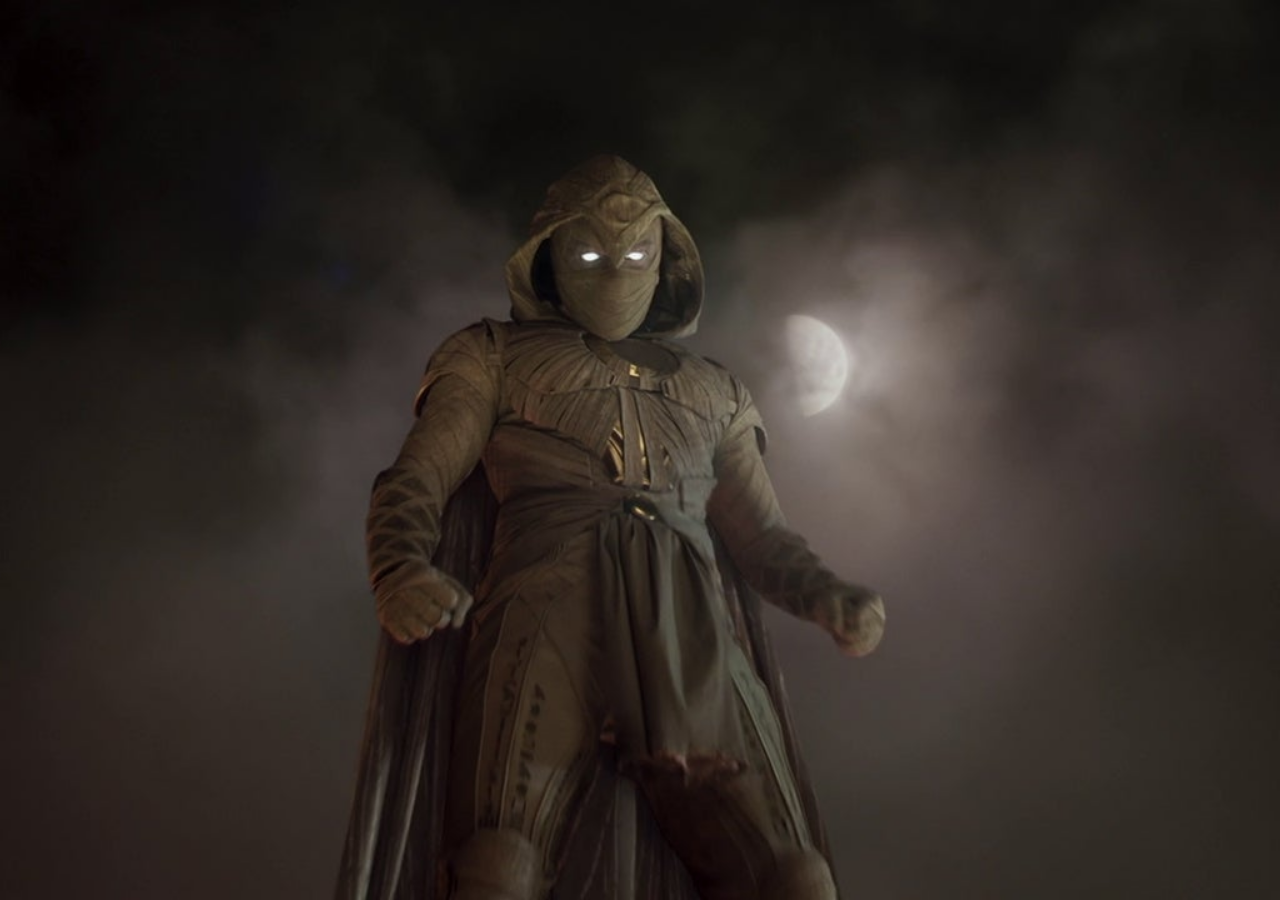
<file: BACKGROUND-BLUR/index.html>
<!DOCTYPE html>
<html lang="en">
<head>
    <meta charset="UTF-8">
    <meta http-equiv="X-UA-Compatible" content="IE=edge">
    <meta name="viewport" content="width=device-width, initial-scale=1.0">
    <link rel="stylesheet" href="styles.css"/>
    <title>Document</title>
</head>
<body>
    <section>
    <div class="box"></div>
    <div class="bg"></div>
</section>
</body>
</html>
</file>
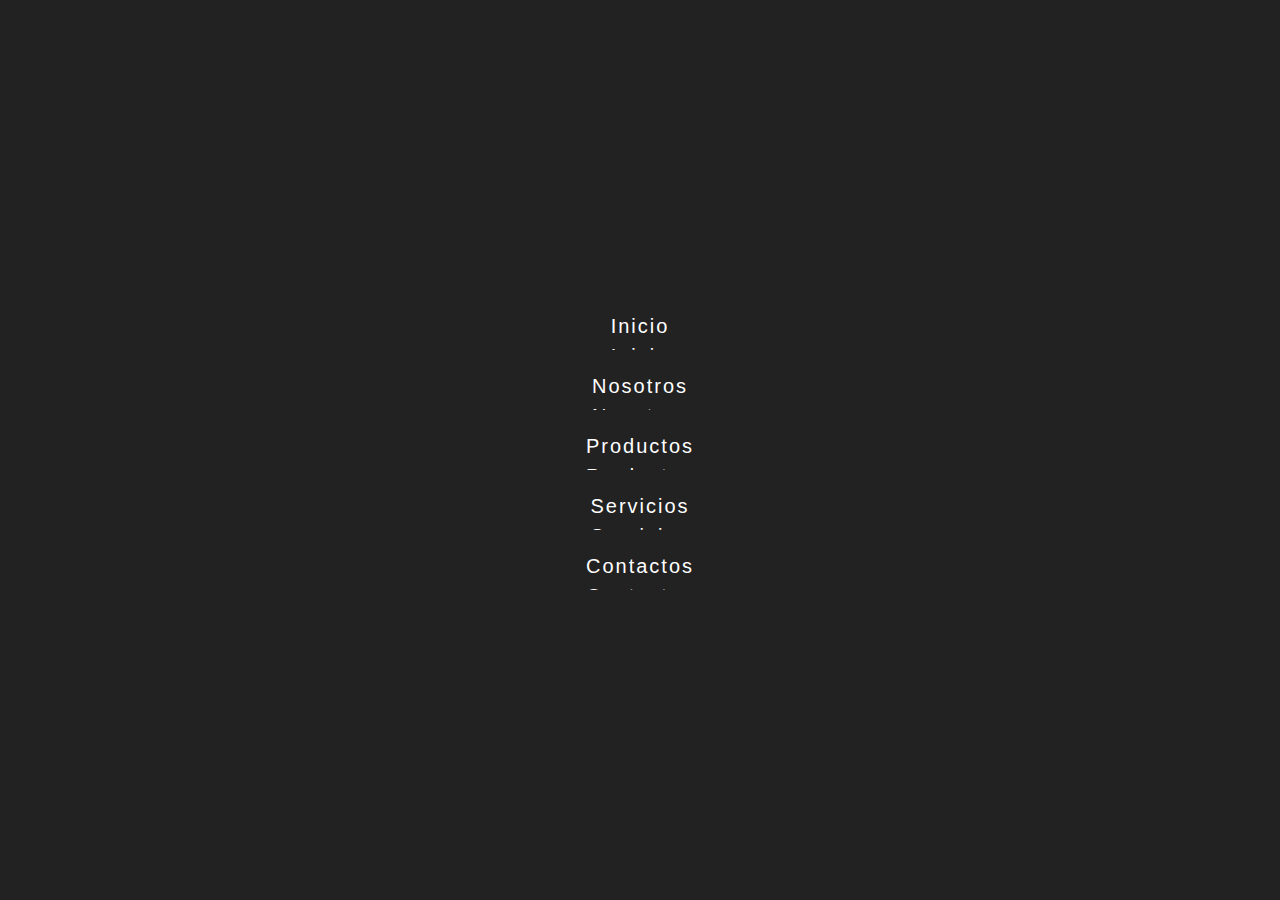
<file: MENU_VERTICAL_TRANSICION/index.html>
<!DOCTYPE html>
<html lang="en">
<head>
    <meta charset="UTF-8">
    <meta http-equiv="X-UA-Compatible" content="IE=edge">
    <meta name="viewport" content="width=device-width, initial-scale=1.0">
    <link rel="stylesheet" href="styles.css">
    <title>Document</title>
</head>
<body>
    <ul>
        <li><a href="#">
            <span>Inicio</span>
            <span>Inicio</span>
        </a>
    </li>
        <li><a href="#">
            <span>Nosotros</span>
            <span>Nosotros</span>
        </a>
    </li>
        <li><a href="#">
            <span>Productos</span>
            <span>Productos</span>
        </a>
    </li>
        <li><a href="#">
            <span>Servicios</span>
            <span>Servicios</span>
        </a>
    </li>
        <li><a href="#">
            <span>Contactos</span>
            <span>Contactos</span>
        </a>
    </li>
    </ul>
</body>
</html>
</file>
<file: BACKGROUND-BLUR/styles.css>
*{
    margin: 0;
    padding: 0;
    box-sizing: border-box;

}


section{
    width: 100%;
    height: 100vh;
}

.bg{
    width: 100%;
    height: 100%;
    background: url(images/img1.jpg) no-repeat;
    background-size: cover;
    background-position: center;
    transition: all 1s;
}

.box{
    
    position: absolute;
    top:50%;
    left: 50%;
    transform: translate(-50%, -50%);
    width: 50%;
    height: 100%;
 

    background: url(images/img1.jpg) no-repeat;
    background-size: cover;
    background-position: center;
    z-index: 1;
    transition: all 1s;

}


.box:hover{
    box-shadow: 0 25px 60px ;
}

.box:hover ~ .bg{
    filter:blur(1px);
    filter:alpha(opacity=10px);
}
</file>
<file: MENU_VERTICAL_TRANSICION/styles.css>
/* ---------------------------- Estilos generales --------------------------- */
*{
    margin: 0;
    padding: 0;
    box-sizing: border-box;
    font-family: -apple-system, BlinkMacSystemFont, 'Segoe UI', Roboto, Oxygen, Ubuntu, Cantarell, 'Open Sans', 'Helvetica Neue', sans-serif;
}

/* ---------------------------- Estilos del body ---------------------------- */
body {
    background-color: #222;
}

ul{

    /* ?CENTRAR ELEMENTOS  */
    position: absolute;
    top: 50%;
    left: 50%;
    transform: translate(-50%, -50%);
}

/* !ESTILO DE LI */
ul li{
    position: relative;
    list-style: none;
    margin: 5px;
}


/* !ESTILO DE ENLACE  */
ul li a {
    position: relative;
    height: 40px;
    /* !ENLACES NO RESPETAN TAMAÑO, POR ESO SE LES COLOCA EL BLOCK */
    display: block;
    text-decoration: none;
    padding: 5px 10px;
    margin: 20px 0;
    font-weight: 300;
    letter-spacing:2px;
    /* ?COLOCA UN SPAN ABAJO DE OTRO */
    overflow: hidden;
}
/* !ESTILO DE ENLACE : TRANSICION */

ul li a::before{
    content: '';
    position: absolute;
    top: 0;
    left: 0;
    width: 100%;
    height: 100%;
    background-color: #ec333f;
    /* ?CON SCALE 0 NO APARECE */
    transform: scaleX(0);
    transition: transform .5s;

}

/* ?APLICA TRANSICION BEFORE AL STAR HOVER */
ul li a:hover::before{
    transform: scaleX(1);
    transform-origin: left;
    transition-delay: .5s;
}

/* ?MUEVE EL PRIMER SPAN HIJO  */
ul li a:hover span:nth-child(1){
    transform:translateY(-100%)
}
/* ?MUEVE EL SEGUNDO SPAN HIJO */
ul li a:hover span:nth-child(2){
    transform:translateY(-100%)
}


/* !ESTILO DE SPAN  */
ul li a span{
    position: relative;
    width: 100%;
    height: 100%;
    /* ?COLOCA UN SPAN ABAJO DE OTRO */
    display: block;
    color: #fff;
    text-align: center;
    font-size: 20px;
    transition: all .5s;
}
</file>
